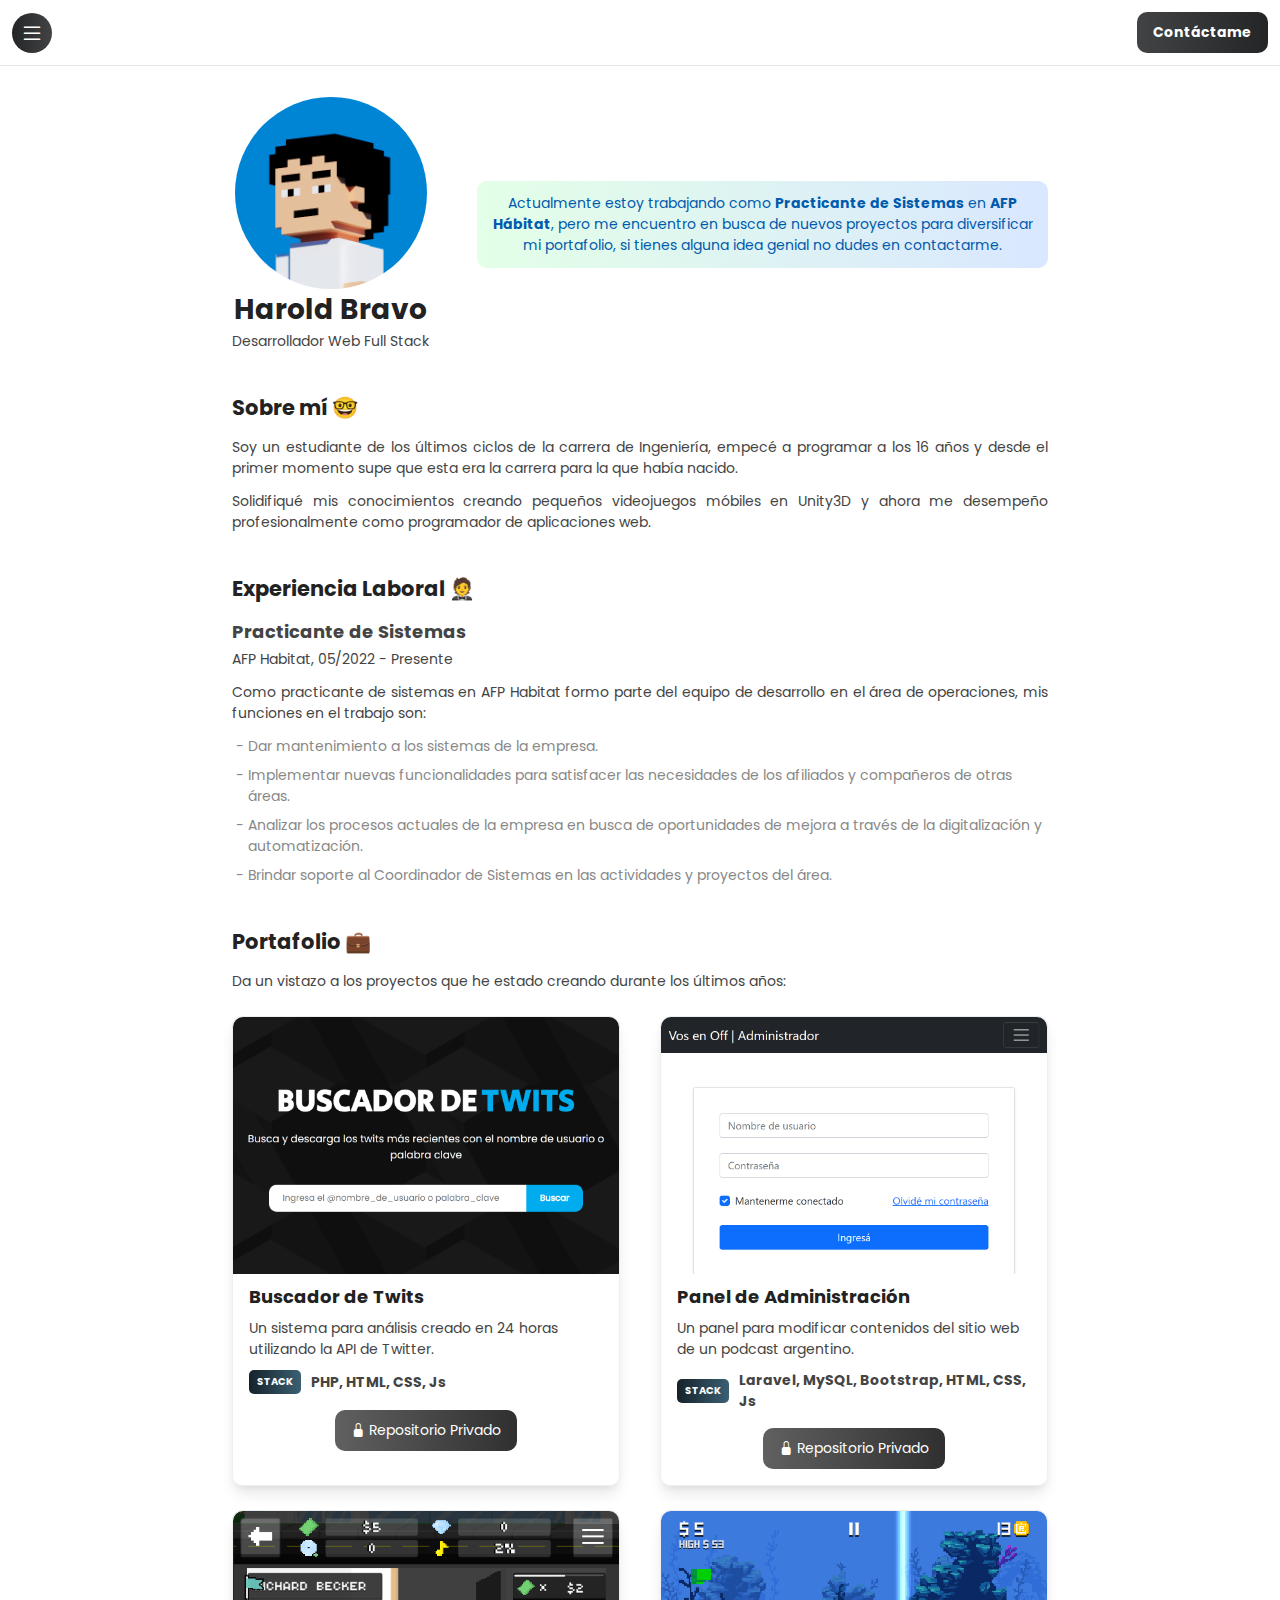
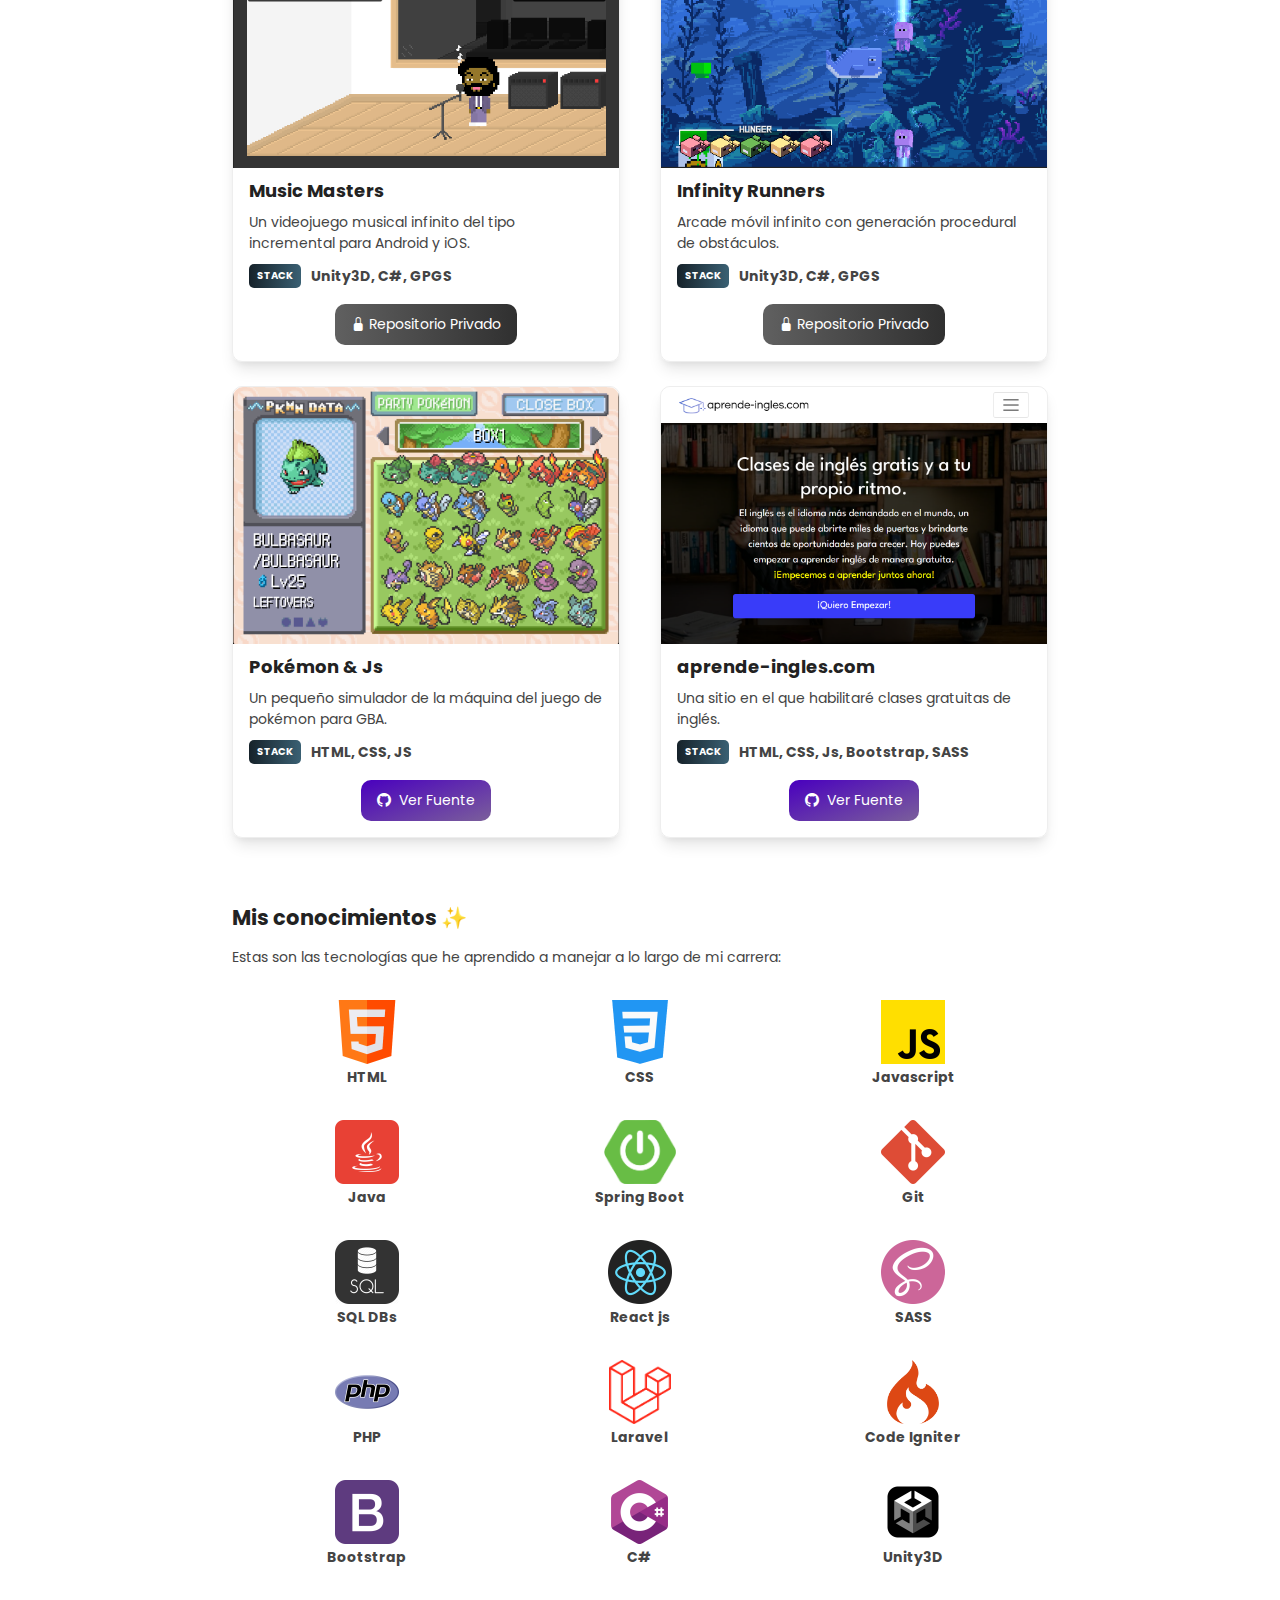
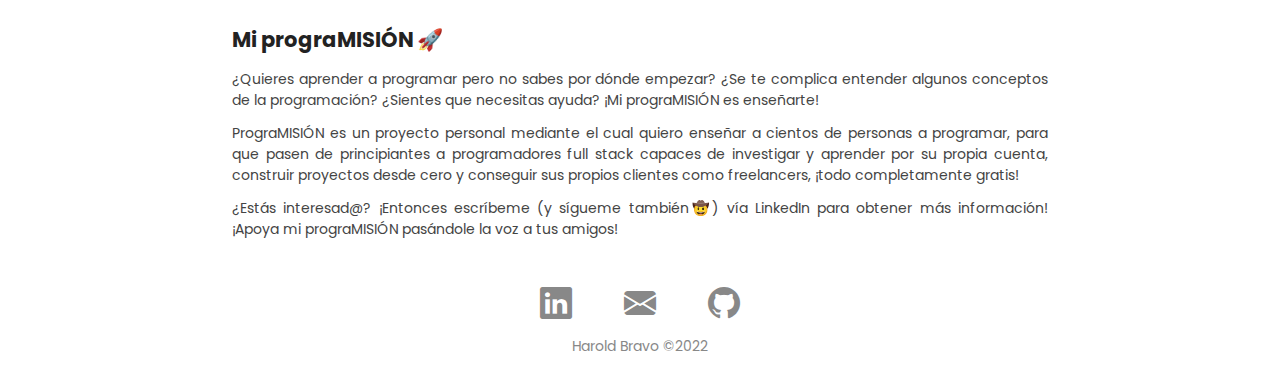
<file: index.html>
<!DOCTYPE html>
<html lang="en">
<head>
    <meta charset="UTF-8">
    <meta http-equiv="X-UA-Compatible" content="IE=edge">
    <meta name="viewport" content="width=device-width, initial-scale=1.0">

    <meta name="title" property='og:title' content='Harold Bravo: Desarrollador Web'/>
    <meta name="type" property='og:type' content='website'/>
    <meta name="image" property='og:image' content='https://andrebravo23.github.io/My-portfolio/assets/images/og_image.jpg'/>
    <meta name="url" property='og:url' content='https://andrebravo23.github.io/My-portfolio'/>
    <meta name="description" property='og:description' content='Conoce más acerca de mí y mi trabajo'/>
    
    <title>Harold Bravo: Desarrollador Web</title>
    <link rel="icon" type="image/x-icon" href="assets/favicon.ico">
    <link rel="preconnect" href="https://fonts.googleapis.com">
    <link rel="preconnect" href="https://fonts.gstatic.com" crossorigin>
    <link href="https://fonts.googleapis.com/css2?family=Poppins:ital,wght@0,100;0,200;0,300;0,400;0,700;1,500;1,600;1,800&display=swap" rel="stylesheet">
    <link rel="stylesheet" href="https://cdn.jsdelivr.net/npm/bootstrap-icons@1.9.1/font/bootstrap-icons.css">
    <link rel="stylesheet" href="assets/css/style.css">
</head>
<body>

    <header id="header">
        <a class="btn-nav">
            <i class="bi bi-list"></i>
        </a>
        <nav id="navbar" class="navbar">
            <div class="navbar-header">
                <div>
                    <h2>Harold Bravo</h2>
                    <span>Desarrollador Web Full Stack</span>
                </div>
                <a class="btn-nav">
                    <i class="bi bi-x"></i>
                </a>
            </div>
            <ul>
                <li>
                    <a class="a-target nav-link" href="#about-me">
                        <h2>Sobre mí 🤓</h2>
                    </a>
                </li>
                <li>
                    <a class="a-target nav-link" href="#experience">
                        <h2>Experiencia Laboral 🤵</h2>
                    </a>
                </li>
                <li>
                    <a class="a-target nav-link" href="#portfolio">
                        <h2>Portafolio 💼</h2>
                    </a>
                </li>
                <li>
                    <a class="a-target nav-link" href="#skills">
                        <h2>Mis conocimientos ✨</h2>
                    </a>
                </li>
                <li>
                    <a class="a-target nav-link" href="#programission">
                        <h2>Mi prograMISIÓN 🚀</h2>
                    </a>
                </li>
            </ul>
        </nav>
        <a class="btn btn-contact" href="mailto:hbravo798@gmail.com">Contáctame</a>
    </header>

    <main class="container">
        <div>
            <img class="profile-pic" src="assets/images/Twitter_PP.png" alt="Foto de perfil">
            <h1>Harold Bravo</h1>
            <p>Desarrollador Web Full Stack</p>
        </div>
        <p class="description">
            Actualmente estoy trabajando como <b>Practicante de Sistemas</b> en <b>AFP Hábitat</b>,
            pero me encuentro en busca de nuevos proyectos para diversificar mi portafolio, si tienes
            alguna idea genial no dudes en contactarme.
        </p>
    </main>

    <!-- About Me -->

    <section id="about-me" class="container">
        <a class="a-target" href="#about-me"><h2>Sobre mí 🤓 <span class="tag">#</span></h2></a>
        <p class="p-block">
            Soy un estudiante de los últimos ciclos de la carrera de Ingeniería, empecé a programar a los
            16 años y desde el primer momento supe que esta era la carrera para la que había nacido.
        </p>
        <p class="p-block">
            Solidifiqué mis conocimientos creando pequeños videojuegos móbiles en Unity3D y ahora me desempeño
            profesionalmente como programador de aplicaciones web.
        </p>
    </section>

    <!-- Working experience -->

    <section id="experience" class="container">
        <a class="a-target" href="#experience"><h2>Experiencia Laboral 🤵 <span class="tag">#</span></h2></a>
        <div class="working-experience">
            <h3>Practicante de Sistemas</h3>
            <span>AFP Habitat, 05/2022 - Presente</span>
            <p class="p-block">
                Como practicante de sistemas en AFP Habitat formo parte del equipo de desarrollo en el área de
                operaciones, mis funciones en el trabajo son:
            </p>
            <ul>
                <li>
                    Dar mantenimiento a los sistemas de la empresa.
                </li>
                <li>
                    Implementar nuevas funcionalidades para satisfacer las necesidades de los afiliados
                    y compañeros de otras áreas.
                </li>
                <li>
                    Analizar los procesos actuales de la empresa en busca de oportunidades de mejora a través de la 
                    digitalización y automatización.
                </li>
                <li>
                    Brindar soporte al Coordinador de Sistemas en las actividades y proyectos del área.
                </li>
            </ul>
        </div>
    </section>

    <!-- My Portfolio -->

    <section id="portfolio" class="container">
        <a class="a-target" href="#portfolio"><h2>Portafolio 💼 <span class="tag">#</span></h2></a>
        <p class="p-block">
            Da un vistazo a los proyectos que he estado creando durante los últimos años:
        </p>

        <section class="projects-container">

            <div class="project">
                <img src="assets/images/projects/buscador-twits.png" alt="Imagen del proyecto Buscador de Twits">
                <div class="project-description">
                    <h3>Buscador de Twits</h3>
                    <p>Un sistema para análisis creado en 24 horas utilizando la API de Twitter.</p>
                    <div class="project-stack">
                        <span class="tag stack-tag">STACK</span>
                        <p>PHP, HTML, CSS, Js</p>
                    </div>
                    <div class="btn-container">
                        <a class="btn btn-private"><i class="bi bi-lock-fill"></i> Repositorio Privado</a>
                    </div>
                </div>
            </div>

            <div class="project">
                <img src="assets/images/projects/panel-administrador.png" alt="Imagen del Panel de Administración">
                <div class="project-description">
                    <h3>Panel de Administración</h3>
                    <p>Un panel para modificar contenidos del sitio web de un podcast argentino.</p>
                    <div class="project-stack">
                        <span class="tag stack-tag">STACK</span>
                        <p>Laravel, MySQL, Bootstrap, HTML, CSS, Js</p>
                    </div>
                    <div class="btn-container">
                        <a class="btn btn-private"><i class="bi bi-lock-fill"></i> Repositorio Privado</a>
                    </div>
                </div>
            </div>

            <div class="project">
                <img src="assets/images/projects/music-masters.png" alt="Imagen del proyecto Music Masters">
                <div class="project-description">
                    <h3>Music Masters</h3>
                    <p>Un videojuego musical infinito del tipo incremental para Android y iOS.</p>
                    <div class="project-stack">
                        <span class="tag stack-tag">STACK</span>
                        <p>Unity3D, C#, GPGS</p>
                    </div>
                    <div class="btn-container">
                        <a class="btn btn-private"><i class="bi bi-lock-fill"></i> Repositorio Privado</a>
                    </div>
                </div>
            </div>

            <div class="project">
                <img src="assets/images/projects/infinity-runners.png" alt="Imagen del proyecto Infinity Runners">
                <div class="project-description">
                    <h3>Infinity Runners</h3>
                    <p>Arcade móvil infinito con generación procedural de obstáculos.</p>
                    <div class="project-stack">
                        <span class="tag stack-tag">STACK</span>
                        <p>Unity3D, C#, GPGS</p>
                    </div>
                    <div class="btn-container">
                        <a class="btn btn-private"><i class="bi bi-lock-fill"></i> Repositorio Privado</a>
                    </div>
                </div>
            </div>

            <div class="project">
                <img src="assets/images/projects/pokemon-js.png" alt="Imagen del proyecto Pokemon & Js">
                <div class="project-description">
                    <h3>Pokémon & Js</h3>
                    <p>Un pequeño simulador de la máquina del juego de pokémon para GBA.</p>
                    <div class="project-stack">
                        <span class="tag stack-tag">STACK</span>
                        <p>HTML, CSS, JS</p>
                    </div>
                    <div class="btn-container">
                        <a class="btn btn-git" href="https://github.com/Andrebravo23/Pokemon-and-Js" target="_blank">
                            <i class="bi bi-github"></i> Ver Fuente
                        </a>
                    </div>
                </div>
            </div>
                

            <div class="project">
                <img src="assets/images/projects/aprende-ingles.png" alt="Imagen del proyecto Aprende-ingles.com">
                <div class="project-description">
                    <h3>aprende-ingles.com</h3>
                    <p>Una sitio en el que habilitaré clases gratuitas de inglés.</p>
                    <div class="project-stack">
                        <span class="tag stack-tag">STACK</span>
                        <p>HTML, CSS, Js, Bootstrap, SASS</p>
                    </div>
                    <div class="btn-container">
                        <a class="btn btn-git" href="https://github.com/Andrebravo23/AprendeIngles-Bravo" target="_blank">
                            <i class="bi bi-github"></i> Ver Fuente
                        </a>
                    </div>
                </div>
            </div>
                
        </section>
    
    </section>

    <!-- My Skills -->

    <section id="skills" class="container">
        <a class="a-target" href="#skills"><h2>Mis conocimientos ✨ <span class="tag">#</span></h2></a>
        <p class="p-block">
            Estas son las tecnologías que he aprendido a manejar a lo largo de mi carrera:
        </p>

        <div class="skills-container">
            
            <div class="skill">
                <img src="assets/images/skills/html.png" alt="HTML logo">
                <h4>HTML</h4>
            </div>
            
            <div class="skill">
                <img src="assets/images/skills/css.png" alt="CSS logo">
                <h4>CSS</h4>
            </div>
            
            <div class="skill">
                <img src="assets/images/skills/js.png" alt="Javascript logo">
                <h4>Javascript</h4>
            </div>
            
            <div class="skill">
                <img src="assets/images/skills/java.png" alt="Java logo">
                <h4>Java</h4>
            </div>
            
            <div class="skill">
                <img src="assets/images/skills/spring-boot.png" alt="Spring Boot logo">
                <h4>Spring Boot</h4>
            </div>
            
            <div class="skill">
                <img src="assets/images/skills/git.png" alt="Git logo">
                <h4>Git</h4>
            </div>
            
            <div class="skill">
                <img src="assets/images/skills/sql.png" alt="SQL logo">
                <h4>SQL DBs</h4>
            </div>
            
            <div class="skill">
                <img src="assets/images/skills/react.png" alt="React logo">
                <h4>React js</h4>
            </div>
            
            <div class="skill">
                <img src="assets/images/skills/sass.png" alt="Sass logo">
                <h4>SASS</h4>
            </div>
            
            <div class="skill">
                <img src="assets/images/skills/php.png" alt="PHP logo">
                <h4>PHP</h4>
            </div>
            
            <div class="skill">
                <img src="assets/images/skills/laravel.png" alt="Laravel logo">
                <h4>Laravel</h4>
            </div>
            
            <div class="skill">
                <img src="assets/images/skills/codeigniter.png" alt="Code Igniter logo">
                <h4>Code Igniter</h4>
            </div>
            
            <div class="skill">
                <img src="assets/images/skills/bootstrap.png" alt="Bootstrap logo">
                <h4>Bootstrap</h4>
            </div>
            
            <div class="skill">
                <img src="assets/images/skills/c-sharp.png" alt="C-Sharp logo">
                <h4>C#</h4>
            </div>
            
            <div class="skill">
                <img src="assets/images/skills/unity3d.png" alt="Unity3D logo">
                <h4>Unity3D</h4>
            </div>

        </div>

    </section>

    <!-- Programission -->
    
    <section id="programission" class="container">
        <a class="a-target" href="#programission"><h2>Mi prograMISIÓN 🚀 <span class="tag">#</span></h2></a>
        <p class="p-block">
            ¿Quieres aprender a programar pero no sabes por dónde empezar? ¿Se te complica entender
            algunos conceptos de la programación? ¿Sientes que necesitas ayuda? ¡Mi prograMISIÓN es enseñarte!
        </p>
        <p class="p-block">
            PrograMISIÓN es un proyecto personal mediante el cual quiero enseñar a cientos de personas a
            programar, para que pasen de principiantes a programadores full stack capaces de investigar
            y aprender por su propia cuenta, construir proyectos desde cero y conseguir sus propios clientes
            como freelancers, ¡todo completamente gratis!
        </p>
        <p class="p-block">
            ¿Estás interesad@? ¡Entonces escríbeme (y sígueme también🤠) vía LinkedIn para obtener más información!
            ¡Apoya mi prograMISIÓN pasándole la voz a tus amigos!
        </p>
    </section>

    <footer>
        <div class="socials">
            <a href="https://www.linkedin.com/in/harold-bravo-3828b9200/" target="_blank">
                <i class="bi bi-linkedin"></i>
            </a><!--
         --><a href="mailto:hbravo798@gmail.com">
                <i class="bi bi-envelope-fill"></i>
            </a><!--
         --><a href="https://github.com/Andrebravo23" target="_blank">
                <i class="bi bi-github"></i>
            </a>
        </div>
        <span>Harold Bravo ©2022</span>
    </footer>

    <script src="assets/js/main.js"></script>
</body>
</html>
</file>
<file: assets/css/style.css>
:root {
    --title: #222;
    --paragraph: #444;
    --subtle: #888;
}

::selection {
    background: black;
    color: white;
}

* {
    box-sizing: border-box;
    margin: 0;
    padding: 0;
    font-family: 'Poppins', sans-serif;
}

html {
    scroll-behavior:smooth;
}

html, body {
    font-size: 62.5%;
}

h1 {
    font-size: 2.4rem;
}

h2 {
    font-size: 1.9rem;
}

h3 {
    font-size: 1.6rem;
}

h4 {
    font-size: 1.25rem;
}

p, span, li {
    font-size: 1.25rem;
}

.container {
    padding: 0 24px;
}

main {
    margin-top: 24px;
}

.profile-pic {
    display: block;
    border-radius: 50%;
    margin: 0 auto;
    width: 50%;
    max-width: 192px;
    height: auto;
}

.description {
    border-radius: 10px;
    margin: 12px 0;
    padding: 12px;
    background: linear-gradient(90deg, #e3ffe7 0%, #d9e7ff 100%);
    color: #005aad;
}

main h1, main p {
    text-align: center;
}

h1, h2, h3, h4, h5, h6 {
    color: var(--title);
}

h2 {
    display: inline-block;
    padding-top: 16px;
}

p, li, span {
    color: var(--paragraph);
}

.working-experience li {
  list-style-type: '- ';
  margin: 8px 0 8px 16px;
}

section {
    margin: 24px 0;
}

.a-target {
    color: var(--title);
    text-decoration: none;
}

.tag {
    color: white;
    transition: all 0.25s linear;
}

.a-target:hover .tag {
    color: var(--subtle);
}

.p-block {
    margin: 12px 0;
    text-align: justify;
}

.projects-container {
    margin-top: 24px;
}

.project {
    border-radius: 10px;
    box-shadow: rgba(0, 0, 0, 0.1) 0px 10px 15px -3px, rgba(0, 0, 0, 0.05) 0px 4px 6px -2px;
    margin-bottom: 32px;
    border: 1px solid #eee;
}

.project img {
    width: 100%;
    height: auto;
    border-radius: 10px 10px 0 0;
}

.project .project-description {
    padding: 16px;
    padding-top: 6px;
}

.project-description h3 {
    margin: 0;
}

.project-description > p {
    margin-top: 8px;
}

.btn-container {
    margin-top: 16px;
    text-align: center;
}

.btn {
    position: relative;
    top: 0;
    padding: 10px 16px;
    cursor: pointer;
    text-decoration: none;
    display: inline-block;
    border-radius: 10px;
    font-size: 1.25rem;
    height: fit-content;
    transition: scale 0.5s, top 0.25s;
}

.btn:hover {
    scale: 1.05;
    top: -4px;
}

.btn-contact {
    background: #232526;
    background: -webkit-linear-gradient(to right, #414345, #232526);
    background: linear-gradient(to right, #414345, #232526);
    color: white;
}

.btn-nav {
    cursor: pointer;
    background: #232526;
    background: -webkit-linear-gradient(to left, #414345, #232526);
    background: linear-gradient(to left, #414345, #232526);
    color: white;
    font-size: 24px;
    font-weight: bold;
    border-radius: 50%;
    height: 40px;
    width: 40px;
    line-height: 1;
    padding: 8px;
}

.btn-contact {
    font-size: 1.1rem;
    font-weight: bold;
}

.btn-private {
    background: #606060;
    background: -webkit-linear-gradient(to right, #606060, #303030);
    background: linear-gradient(to right, #606060, #303030);
    color: white;
    cursor: not-allowed;
}

.btn-git {
    background-color: #4900be;
    background-image: linear-gradient(160deg, #4900be 0%, #7b5f9b 100%);
    color: white;
}

.btn-demo i, .btn-git i {
    margin-right: 4px;
}

.skills-container {
    display: flex;
    flex-direction: row;
    flex-wrap: wrap;
    justify-content: space-between;
    margin-top: 16px;
}

.skill {
    text-align: center;
    width: 33%;
    margin: 16px 0;
}

.skill h4 {
    color: var(--paragraph);
}

.skill img {
    height: 64px;
    width: auto;
}

.working-experience {
    margin-top: 12px;
}

.working-experience h3 {
    color: var(--paragraph);
    margin-bottom: 4px;
}

.working-experience li {
    color: var(--subtle);
}

footer {
    text-align: center;
    padding-top: 16px;
    padding-bottom: 24px;
}

.socials {
    display: flex;
    font-size: 3.2rem;
    justify-content: space-between;
    width: 80%;
    max-width: 200px;
    margin: 0 auto 8px auto;
}

.socials a {
    color: var(--subtle);
    text-decoration: none;
    position: relative;
    top: 0;
    transition: color 0.5s, top 0.5s;
}

.socials a:hover {
    color: var(--paragraph);
    top: -8px;
}

footer span {
    color: var(--subtle);
}

header {
    display: flex;
    justify-content: space-between;
    padding: 12px;
    position: sticky;
    top: 0;
    background-color: rgba(255, 255, 255, 0.8);
    align-items: center;
    z-index: 2;
    box-shadow: rgba(17, 17, 26, 0.1) 0px 1px 0px;
    transition: top 0.3s;
}

header::after {
    display: block;
    position: fixed;
    top: 0;
    left: 0;
    width: 100vw;
    height: 100vh;
    pointer-events: none;
    background-color: transparent;
    content: '';
    z-index: 2;
    transition: background 0.5s linear;
}

.navbar {
    background-color: white;
    position: fixed;
    height: 100vh;
    width: 100vw;
    z-index: 3;
    top: 0;
    left: -100vw;
    transition: left 0.5s ease-in-out;
    padding: 24px;
}

header.show .navbar {
    left: 0;
}

header.show::after {
    background-color:  rgba(0, 0, 0, 0.5);
    pointer-events: all;
}

.navbar-header {
    display: flex;
    justify-content: space-between;
    flex-direction: row;
    padding-bottom: 16px;
    border-bottom: 2px solid #eee;
}

.navbar-header h2 {
    padding: 0;
}

.navbar-header span {
    display: block;
    padding: 0;
}

.navbar ul {
    list-style-type: none;
    display: block;
    margin: 16px 0;
}

.navbar a {
    display: block;
}

.navbar li {
    margin: 16px 0;
}

.tag {
    display: inline-block;
    padding: 4px 8px;
    font-weight: bold;
    border-radius: 5px;
}

.stack-tag {
    background: #16222A;
    background: -webkit-linear-gradient(to left, #3A6073, #16222A);
    background: linear-gradient(to left, #3A6073, #16222A);
    color: white;
    font-size: 1rem;
    margin-right: 10px;
}

.project-stack {
    display: flex;
    align-items: center;
    margin-top: 10px;
    font-weight: bold;
}

@media (min-width: 550px) {
    .navbar {
        max-width: 400px;
    }

    .projects-container {
        display: flex;
        flex-wrap: wrap;
        justify-content: space-between;
    }

    .project {
        width: 47.5%;
        margin-bottom: 24px;
    }
}

@media (min-width: 700px) {

    .container {
        padding: 0 72px;
        max-width: 960px;
        margin: 24px auto;
    }

    main.container {
        display: flex;
        justify-content: space-between;
        align-items: center;
        margin-top: 32px;
    }

    main.container > div {
        width: fit-content;
        margin-right: 48px;
    }

    .profile-pic {
        width: 192px;
    }

    .description {
        flex: 1;
    }
}

@media (min-width: 800px) {
    h1 {
        font-size: 2.8rem;
    }
    
    h2 {
        font-size: 2.1rem;
    }
    
    h3 {
        font-size: 1.8rem;
    }
    
    h4 , p, span, li, .btn {
        font-size: 1.4rem;
    }
}

@media (min-width: 1440px) {
    h1 {
        font-size: 3.2rem;
    }
    
    h2 {
        font-size: 2.4rem;
    }
    
    h3 {
        font-size: 2.2rem;
    }
    
    h4 , p, span, li, .btn {
        font-size: 1.6rem;
    }
    
    footer {
        margin-top: 48px;
    }
}
</file>
